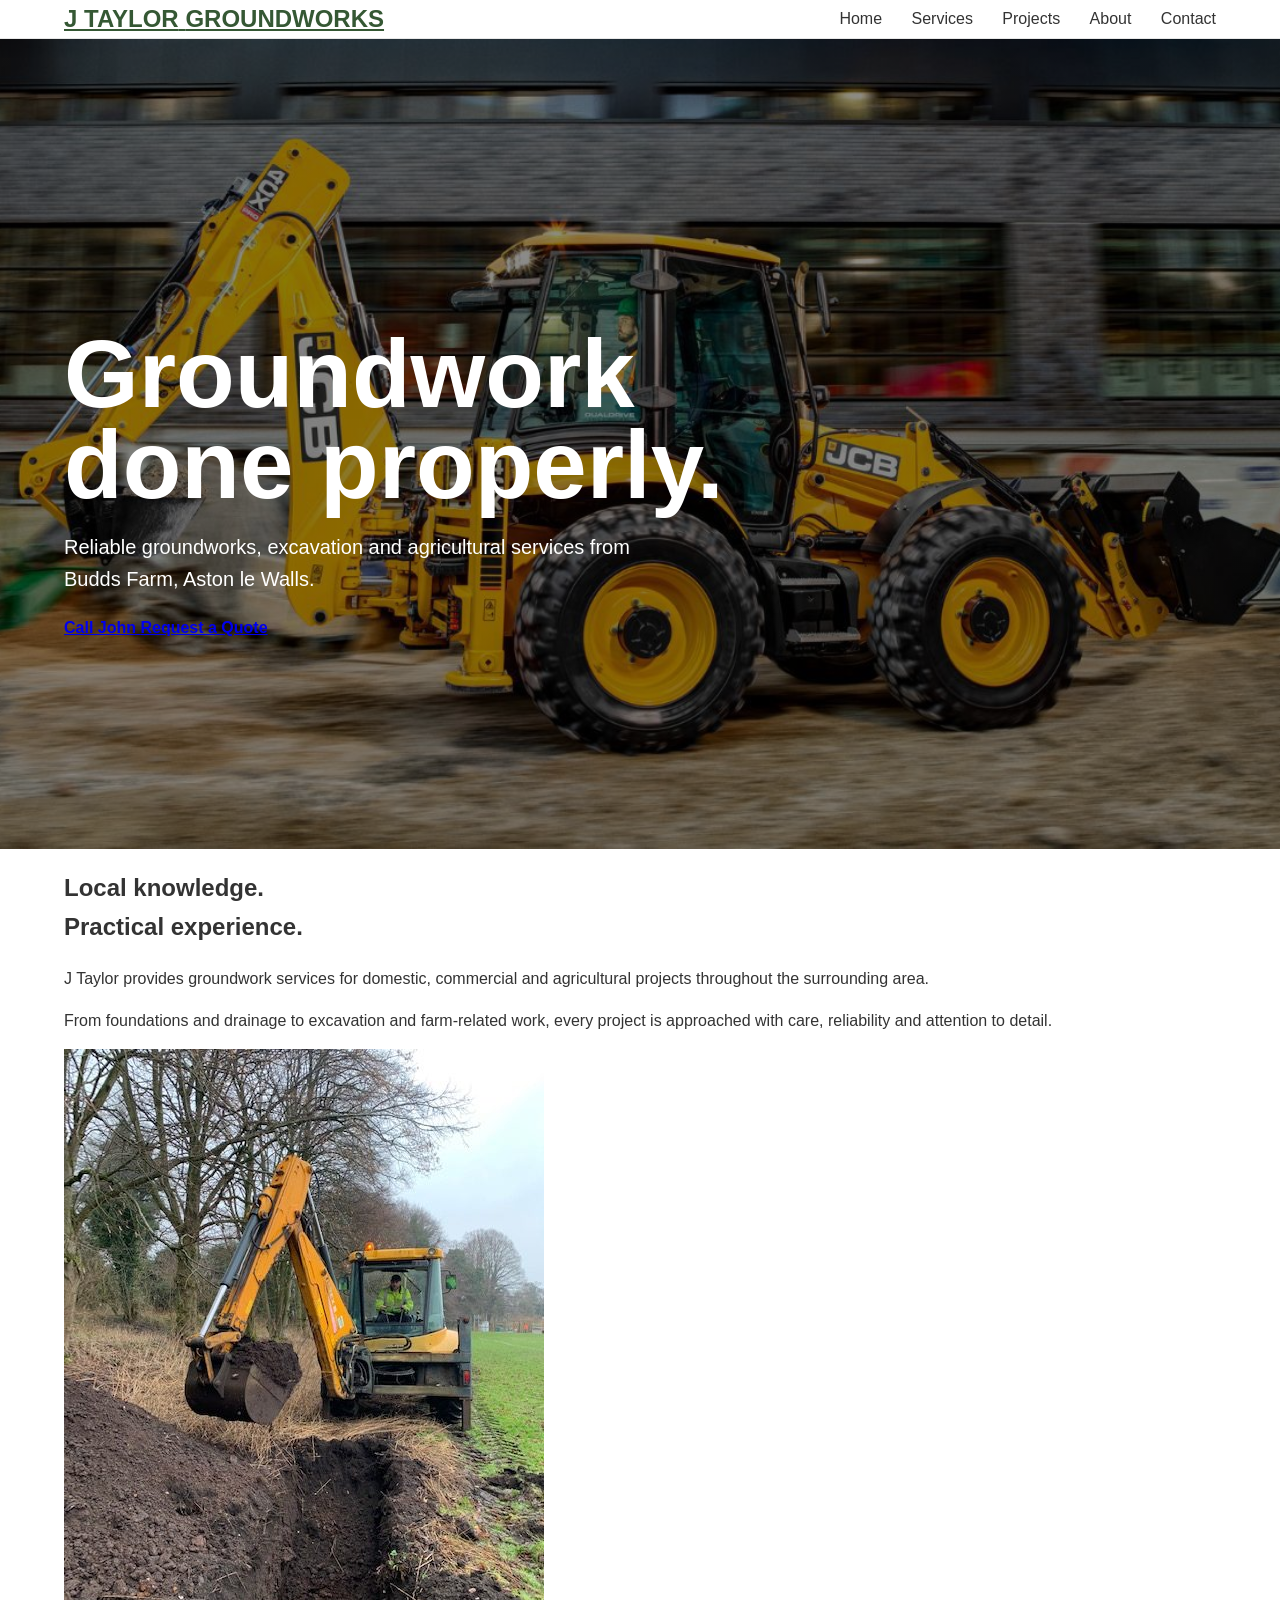
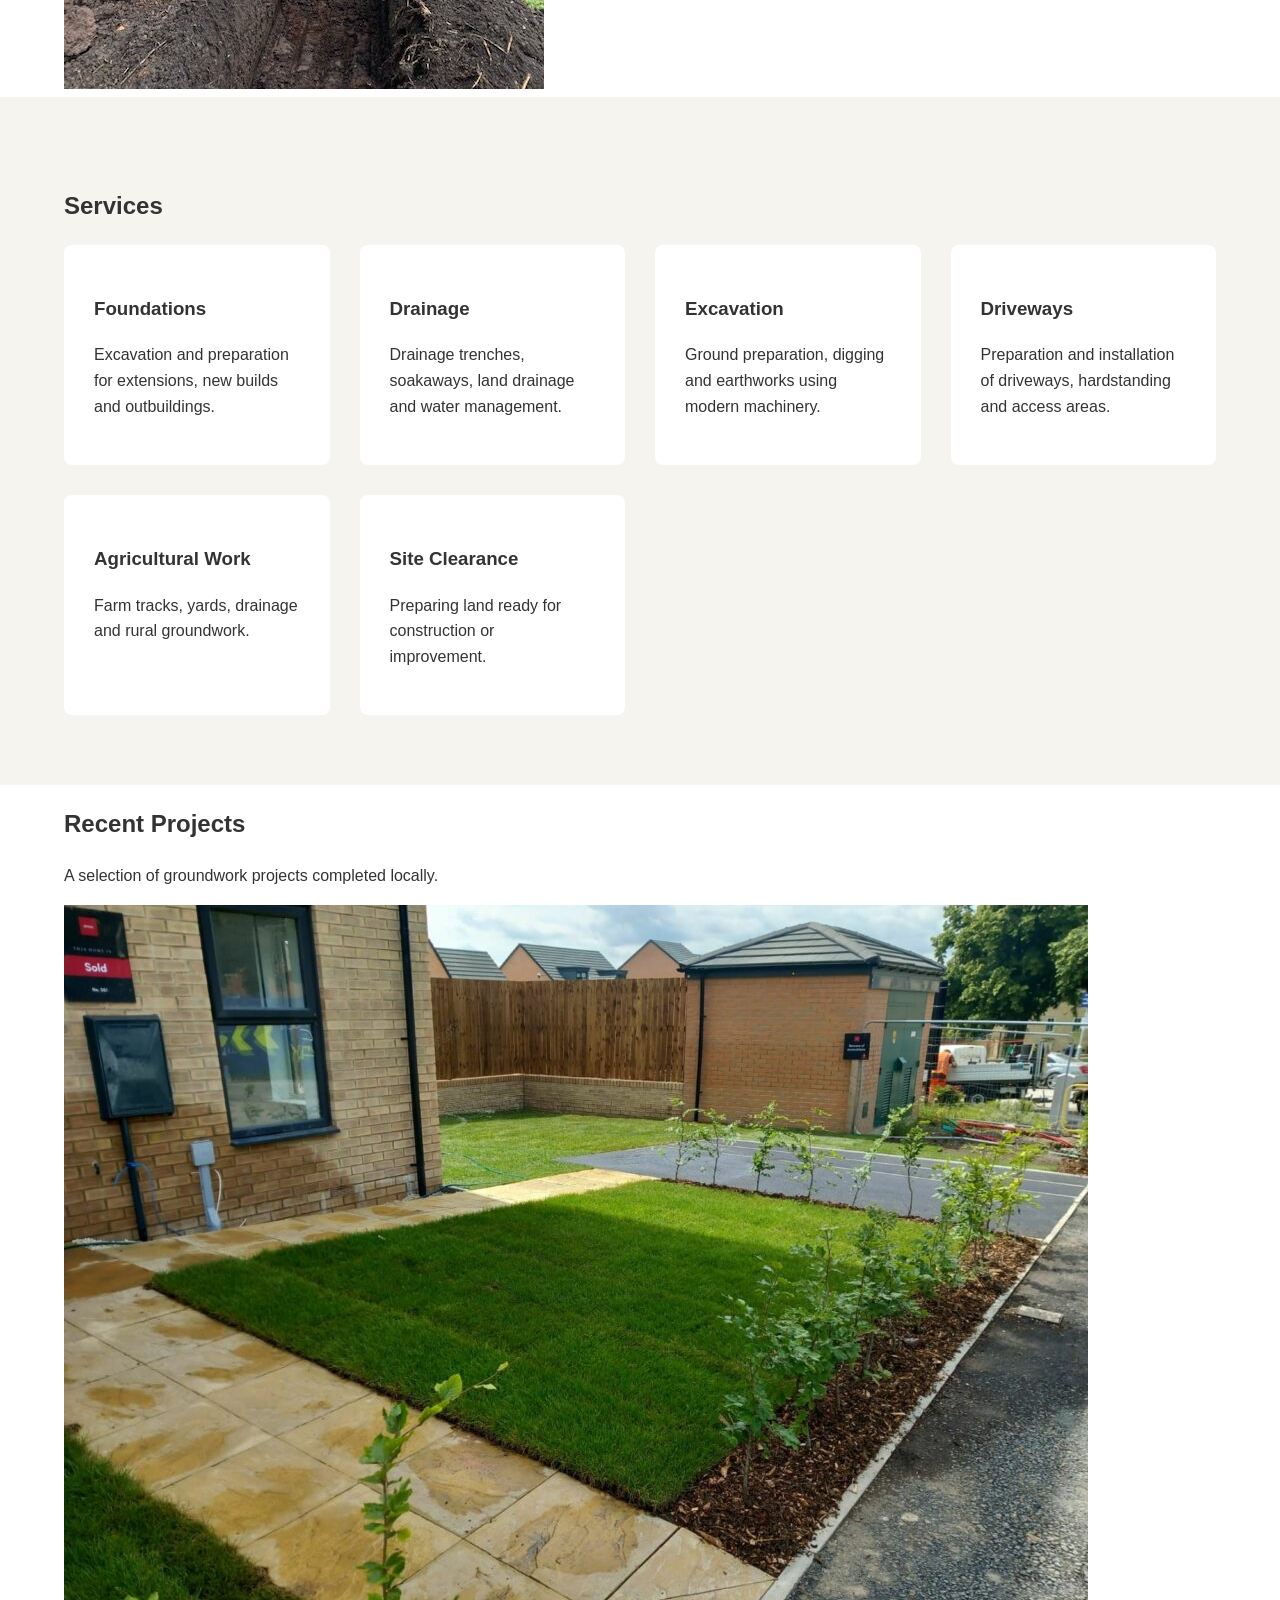
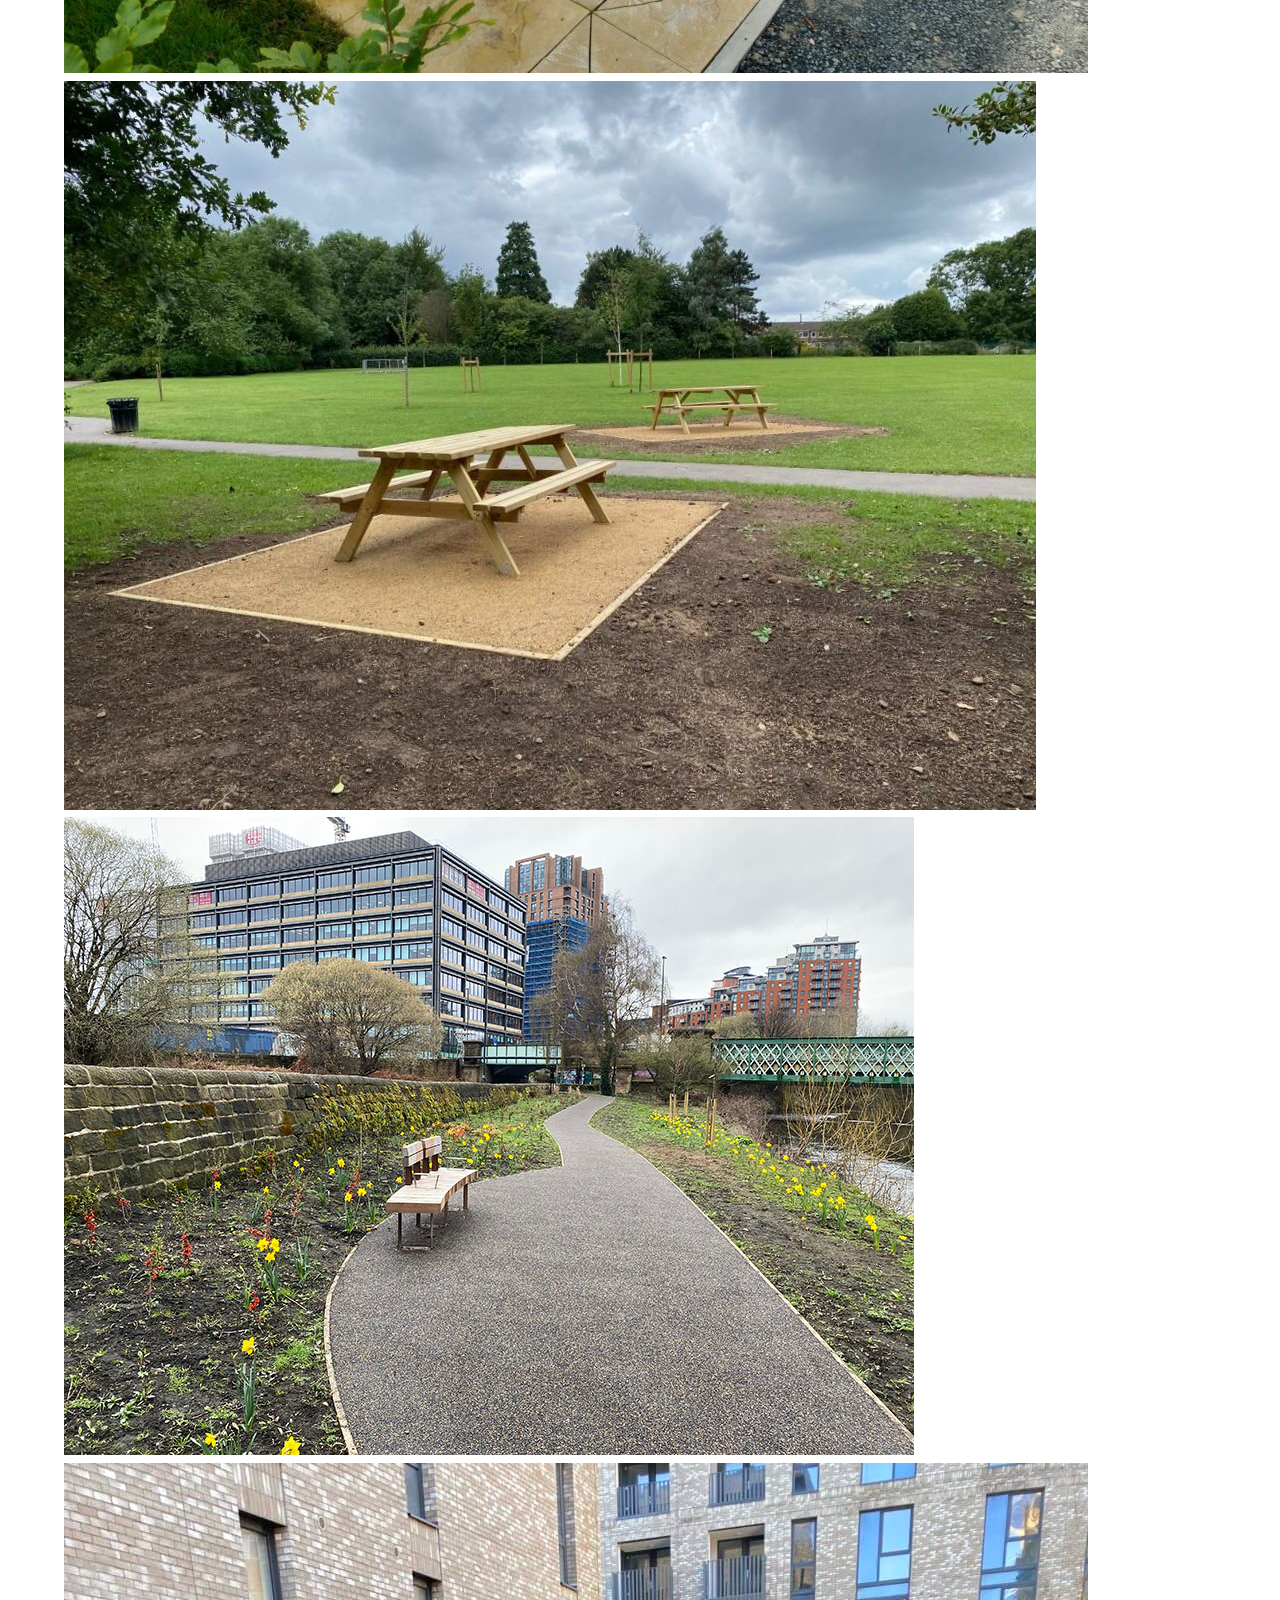
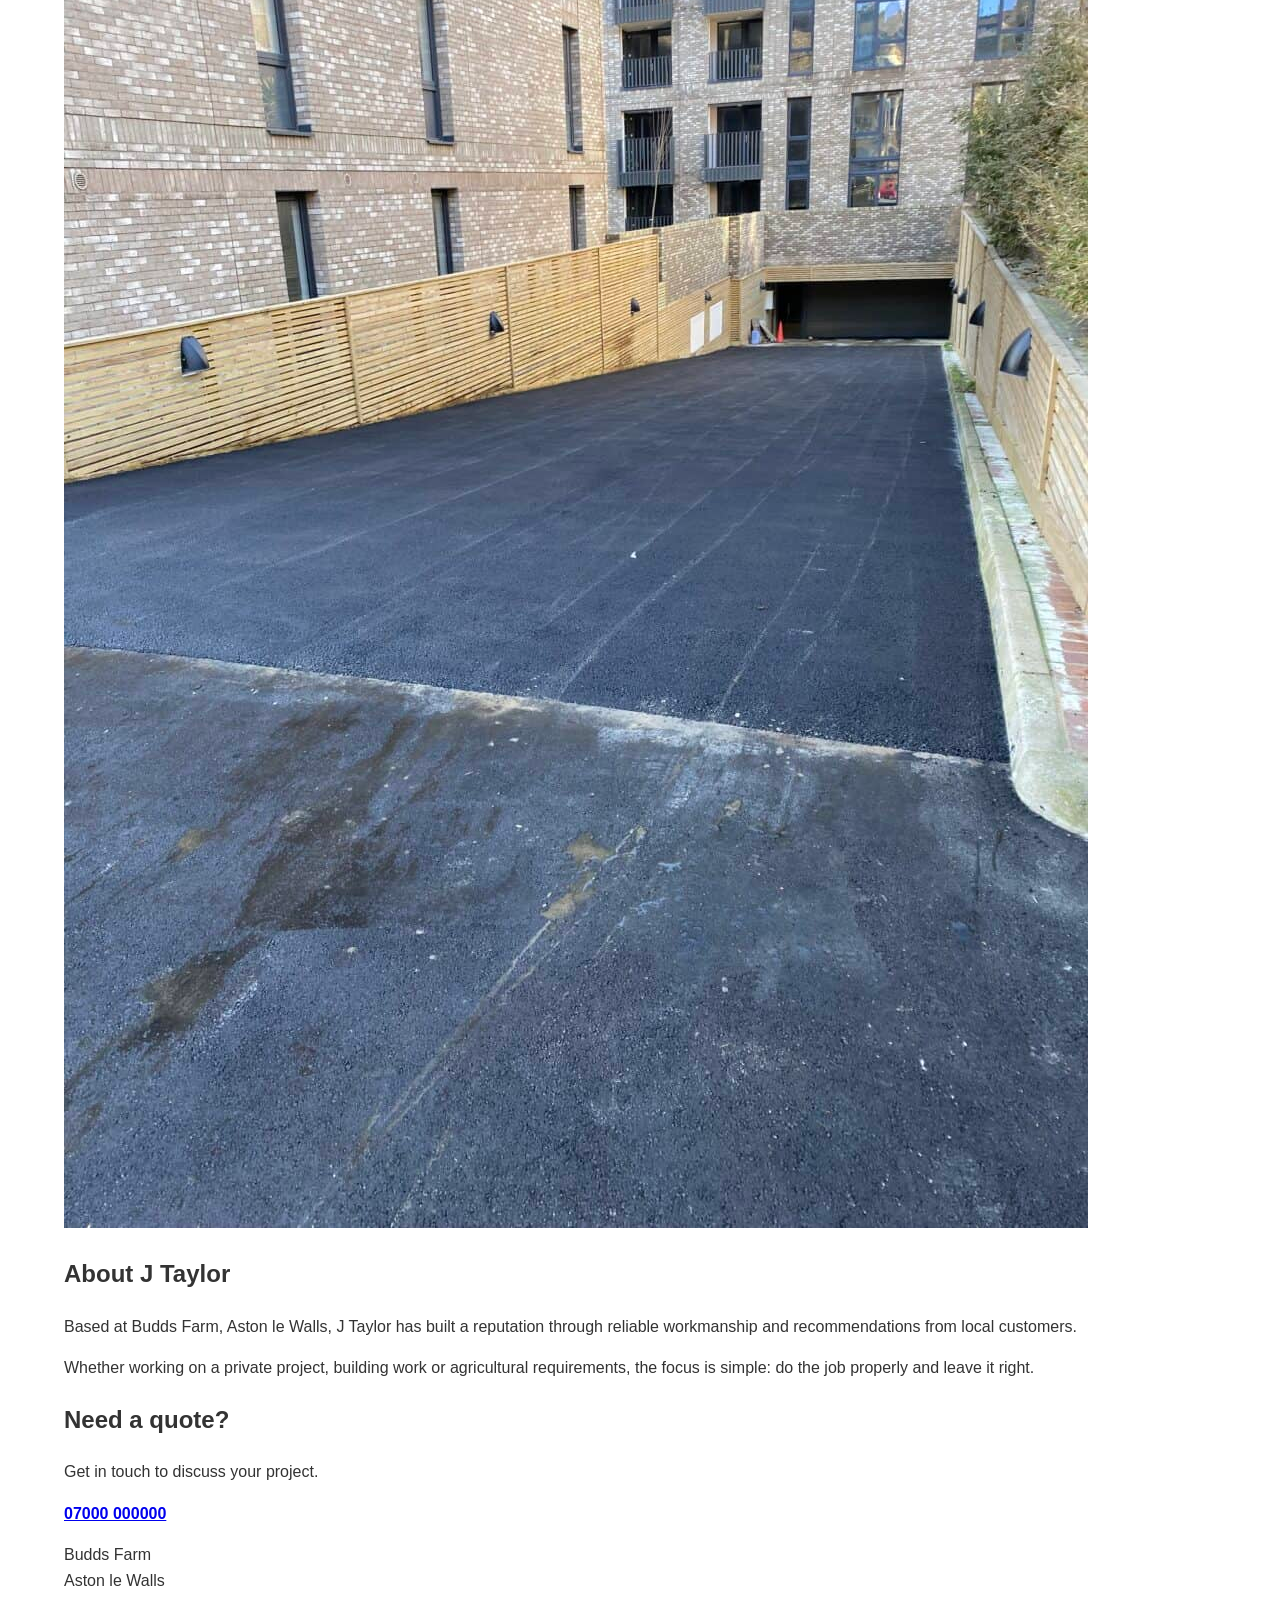
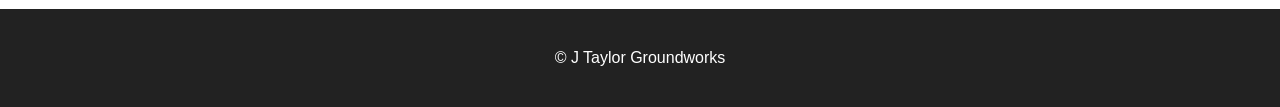
<file: index1.html>
<!DOCTYPE html>
<html lang="en">

<head>

<meta charset="UTF-8">
<meta name="viewport" content="width=device-width, initial-scale=1.0">

<title>J Taylor Groundworks | Aston le Walls</title>

<meta name="description" content="J Taylor Groundworks based at Budds Farm, Aston le Walls. Groundworks, excavation, drainage and agricultural services.">

<link rel="stylesheet" href="css/style1.css">

</head>


<body>


<header>

<div class="container nav">

<a href="#home" class="logo">

<span>J TAYLOR</span>
<strong>GROUNDWORKS</strong>

</a>


<nav>

<a href="#home">Home</a>
<a href="#services">Services</a>
<a href="#gallery">Projects</a>
<a href="#about">About</a>
<a href="#contact">Contact</a>

</nav>

</div>

</header>




<section class="hero" id="home">

<div class="hero-overlay">

<div class="container hero-content">


<h1>
Groundwork<br>
done properly.
</h1>


<p>

Reliable groundworks, excavation and agricultural services
from Budds Farm, Aston le Walls.

</p>


<div class="buttons">

<a href="tel:07000000000" class="button">
Call John
</a>

<a href="#contact" class="button outline">
Request a Quote
</a>

</div>


</div>

</div>

</section>





<section class="welcome">

<div class="container two-column">


<div>

<h2>
Local knowledge.<br>
Practical experience.
</h2>


<p>

J Taylor provides groundwork services for domestic,
commercial and agricultural projects throughout the
surrounding area.

</p>


<p>

From foundations and drainage to excavation and
farm-related work, every project is approached with
care, reliability and attention to detail.

</p>


</div>


<div>

<img src="images/machine.jpg" alt="J Taylor machinery">

</div>


</div>

</section>





<section class="services" id="services">

<div class="container">


<h2>
Services
</h2>


<div class="cards">


<div class="card">

<h3>Foundations</h3>

<p>
Excavation and preparation for extensions,
new builds and outbuildings.
</p>

</div>



<div class="card">

<h3>Drainage</h3>

<p>
Drainage trenches, soakaways, land drainage
and water management.
</p>

</div>



<div class="card">

<h3>Excavation</h3>

<p>
Ground preparation, digging and earthworks
using modern machinery.
</p>

</div>



<div class="card">

<h3>Driveways</h3>

<p>
Preparation and installation of driveways,
hardstanding and access areas.
</p>

</div>



<div class="card">

<h3>Agricultural Work</h3>

<p>
Farm tracks, yards, drainage and rural groundwork.
</p>

</div>



<div class="card">

<h3>Site Clearance</h3>

<p>
Preparing land ready for construction or improvement.
</p>

</div>


</div>


</div>

</section>





<section class="gallery" id="gallery">

<div class="container">


<h2>
Recent Projects
</h2>


<p class="intro-text">

A selection of groundwork projects completed locally.

</p>


<div class="gallery-grid">


<img src="images/job1.jpg" alt="Groundwork project">

<img src="images/job2.jpg" alt="Excavation work">

<img src="images/job3.jpg" alt="Drainage work">

<img src="images/job4.jpg" alt="Completed project">


</div>


</div>

</section>





<section class="about" id="about">

<div class="container">


<h2>
About J Taylor
</h2>


<p>

Based at Budds Farm, Aston le Walls, J Taylor
has built a reputation through reliable workmanship
and recommendations from local customers.

</p>


<p>

Whether working on a private project, building work
or agricultural requirements, the focus is simple:
do the job properly and leave it right.

</p>


</div>

</section>





<section class="contact" id="contact">

<div class="container">


<h2>
Need a quote?
</h2>


<p>
Get in touch to discuss your project.
</p>


<a href="tel:07000000000" class="button">

07000 000000

</a>


<p class="location">

Budds Farm<br>
Aston le Walls

</p>


</div>

</section>




<footer>

<div class="container">

<p>
© J Taylor Groundworks
</p>

</div>

</footer>



</body>

</html>
</file>
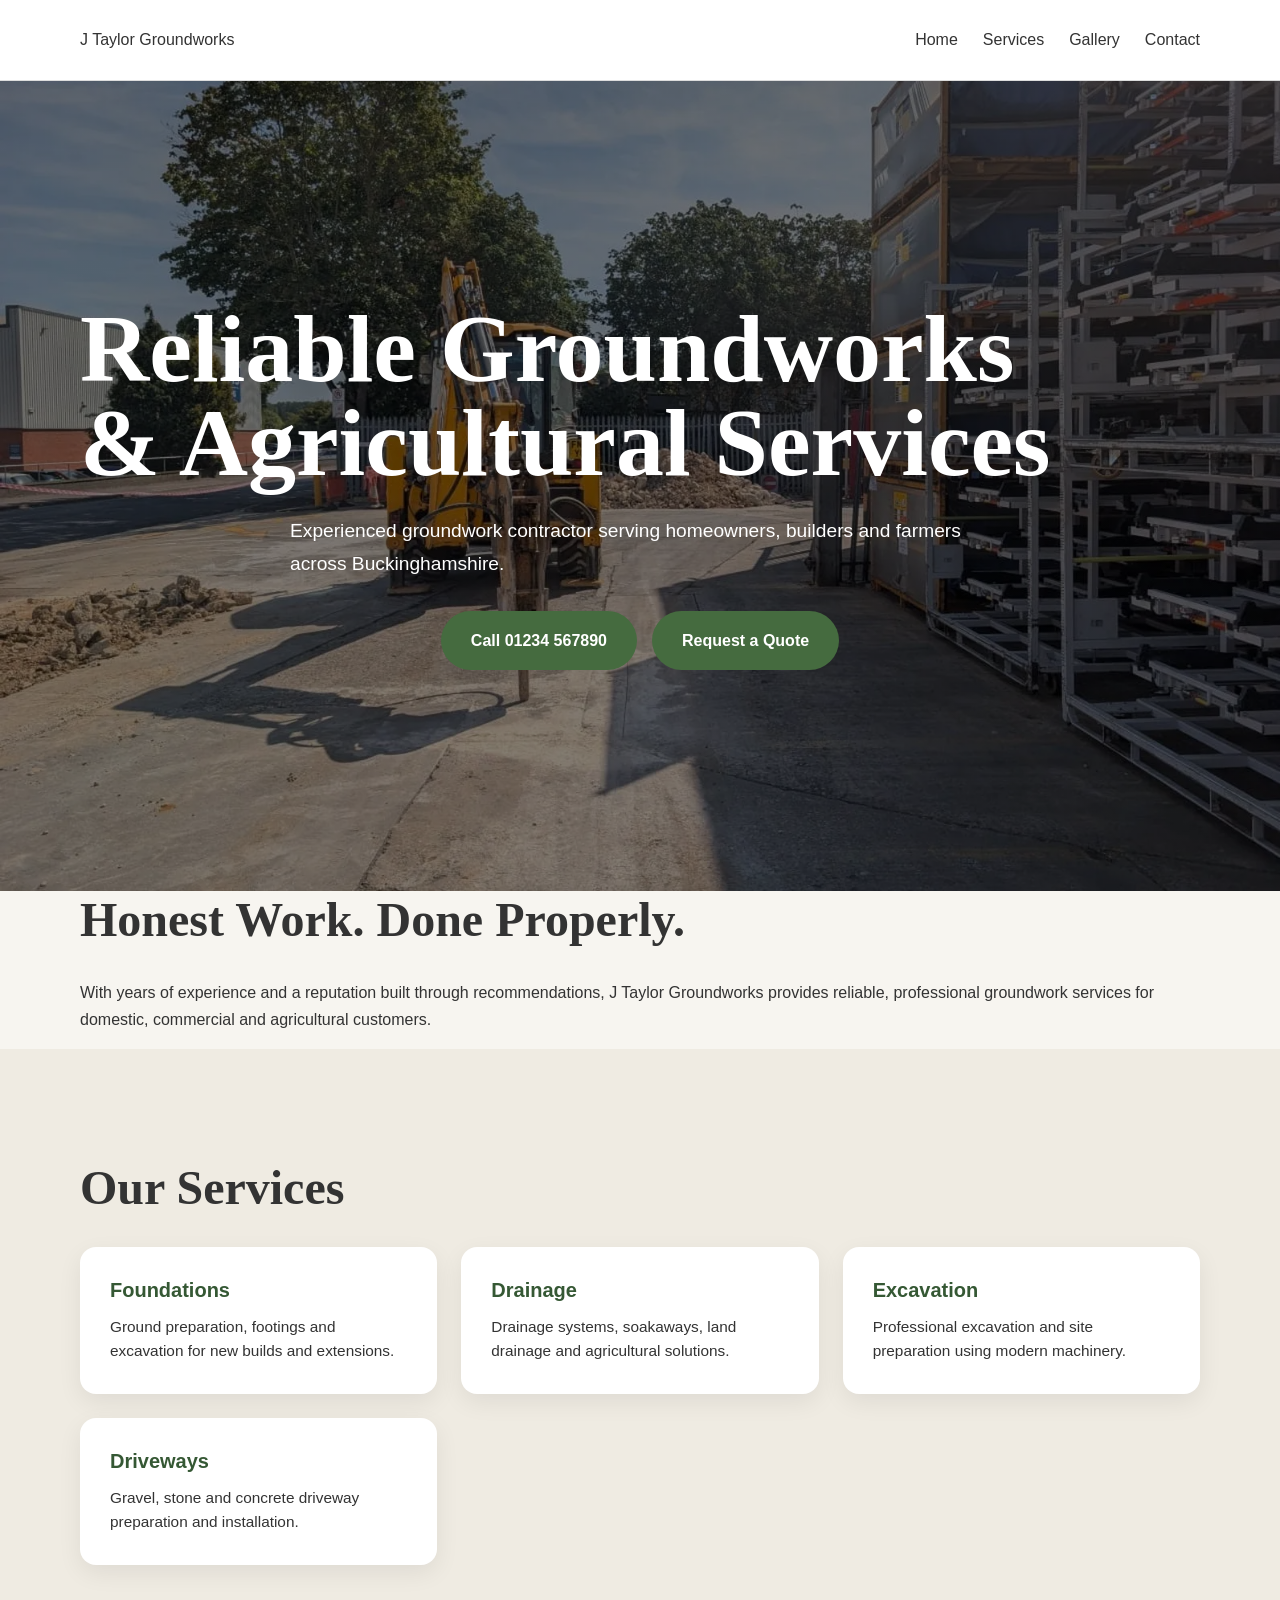
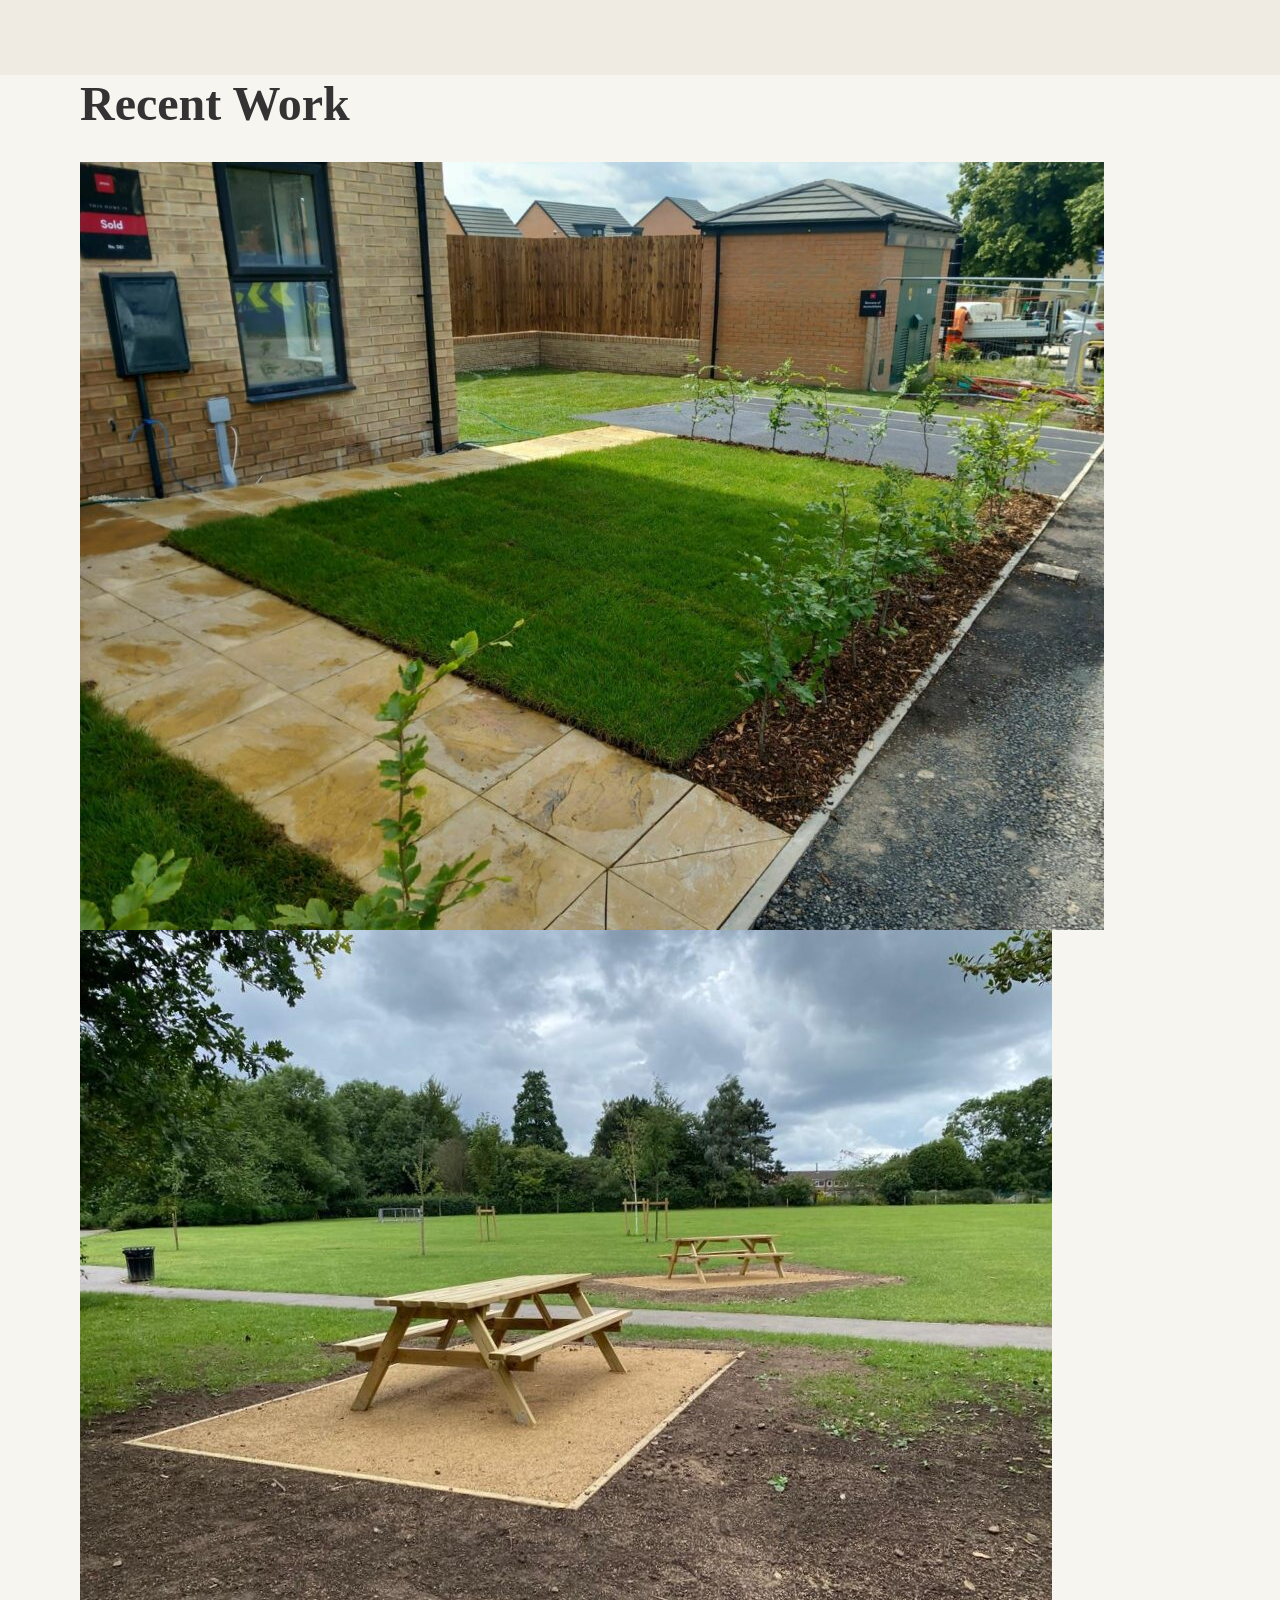
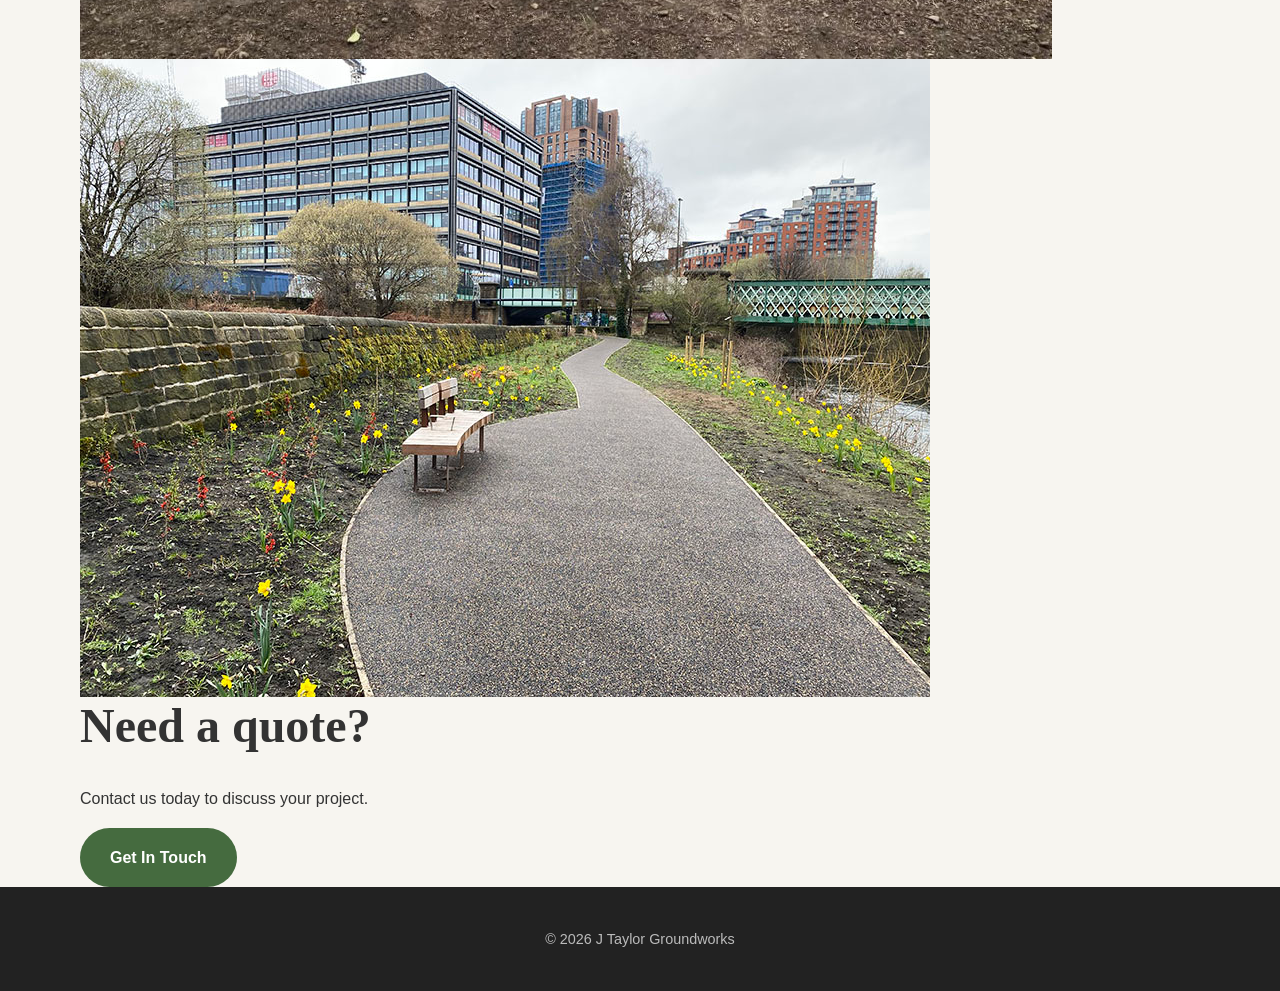
<file: indexold.html>
<!DOCTYPE html>
<html lang="en">
<head>
    <meta charset="UTF-8">
    <meta name="viewport" content="width=device-width, initial-scale=1.0">

    <title>J Taylor Groundworks | Groundworks & Agricultural Services</title>
    <meta name="description" content="Reliable groundworks, drainage, excavation and agricultural services across Buckinghamshire and surrounding areas.">

    <link rel="stylesheet" href="css/style.css">
</head>

<body>

<header class="header">

    <div class="container nav">

        <div class="logo">
            J Taylor Groundworks
        </div>

        <nav>
            <a href="index.html">Home</a>
            <a href="services.html">Services</a>
            <a href="gallery.html">Gallery</a>
            <a href="contact.html">Contact</a>
        </nav>

    </div>

</header>


<section class="hero">

    <div class="hero-overlay">

        <div class="container">

            <h1>
                Reliable Groundworks<br>
                & Agricultural Services
            </h1>

            <p>
                Experienced groundwork contractor serving homeowners,
                builders and farmers across Buckinghamshire.
            </p>

            <div class="buttons">

                <a class="button" href="tel:01234567890">
                    Call 01234 567890
                </a>

                <a class="button secondary" href="contact.html">
                    Request a Quote
                </a>

            </div>

        </div>

    </div>

</section>



<section class="intro container">

    <h2>
        Honest Work. Done Properly.
    </h2>

    <p>
        With years of experience and a reputation built through
        recommendations, J Taylor Groundworks provides reliable,
        professional groundwork services for domestic,
        commercial and agricultural customers.
    </p>

</section>



<section class="services">

<div class="container">

<h2>Our Services</h2>


<div class="cards">


<div class="card">
<h3>Foundations</h3>
<p>
Ground preparation, footings and excavation for new builds and extensions.
</p>
</div>


<div class="card">
<h3>Drainage</h3>
<p>
Drainage systems, soakaways, land drainage and agricultural solutions.
</p>
</div>


<div class="card">
<h3>Excavation</h3>
<p>
Professional excavation and site preparation using modern machinery.
</p>
</div>


<div class="card">
<h3>Driveways</h3>
<p>
Gravel, stone and concrete driveway preparation and installation.
</p>
</div>


</div>

</div>

</section>



<section class="gallery-preview container">

<h2>Recent Work</h2>

<div class="photos">

<img src="images/job1.jpg" alt="Groundworks project">
<img src="images/job2.jpg" alt="Excavation work">
<img src="images/job3.jpg" alt="Completed groundwork">

</div>

</section>



<section class="cta">

<div class="container">

<h2>
Need a quote?
</h2>

<p>
Contact us today to discuss your project.
</p>

<a class="button" href="contact.html">
Get In Touch
</a>

</div>

</section>



<footer>

<div class="container">

<p>
© 2026 J Taylor Groundworks
</p>

</div>

</footer>


<script src="js/script.js"></script>

</body>
</html>
</file>
<file: css/style1.css>
* {
    box-sizing: border-box;
}

header {
    position: sticky;
    top: 0;
    z-index: 1000;
    background: rgba(255,255,255,.96);
    backdrop-filter: blur(8px);
    border-bottom: 1px solid #e8e8e8;
}

html {
    scroll-behavior: smooth;
    scroll-padding-top: 90px;
}

body {
    margin:0;
    font-family: Arial, Helvetica, sans-serif;
    color:#333;
    line-height:1.6;
}


.container {
    width:90%;
    max-width:1200px;
    margin:auto;
}


.header {
    background:#fff;
    padding:20px 0;
}


.nav {
    display:flex;
    justify-content:space-between;
    align-items:center;
}


.logo {
    font-size:24px;
    font-weight:bold;
    color:#355834;
}


nav a {
    text-decoration:none;
    color:#333;
    margin-left:25px;
}


.hero {

    background:
    linear-gradient(
    rgba(0,0,0,.45),
    rgba(0,0,0,.45)
    ),
    url("../images/hero.jpg");

    background-size:cover;
    background-position:center;

    min-height:90vh;

}


.hero-overlay {

    color:white;
    display:flex;
    align-items:center;
    min-height:90vh;

}


.hero h1{

    font-size:clamp(3.5rem,8vw,6rem);

    line-height:.95;

    margin-bottom:20px;

}


.hero p {

    font-size:20px;
    max-width:600px;

}


.button{

    border-radius:50px;
    transition:.25s;
    font-weight:bold;

}

.button:hover{

    transform:translateY(-3px);

}


.secondary {

    background:white;
    color:#333;

}


.intro {

    padding:70px 0;
    text-align:center;

}


.intro p {

    max-width:700px;
    margin:auto;

}


.services {

    background:#f5f4ef;
    padding:70px 0;

}


.cards {

    display:grid;
    grid-template-columns:
    repeat(auto-fit,minmax(250px,1fr));

    gap:30px;

}


.card {

    background:white;
    padding:30px;
    border-radius:8px;

}


.photos {

    display:grid;

    grid-template-columns:
    repeat(auto-fit,minmax(250px,1fr));

    gap:20px;

}


.photos img {

    width:100%;
    height:250px;
    object-fit:cover;
    border-radius:8px;

}


.gallery-preview {

    padding:70px 0;

}


.cta {

    background:#355834;
    color:white;
    text-align:center;
    padding:60px 0;

}


footer {

    background:#222;
    color:white;
    padding:20px 0;
    text-align:center;

}


@media(max-width:700px) {

.nav {

    flex-direction:column;

}

nav {

    margin-top:20px;

}

}
</file>
<file: css/style.css>
/* =========================================================
   J TAYLOR GROUNDWORKS
   Complete stylesheet
   ========================================================= */


/* ---------------------------------------------------------
   RESET
   --------------------------------------------------------- */

* {
    box-sizing: border-box;
}

html {
    scroll-behavior: smooth;
    scroll-padding-top: 90px;
}

body {
    margin: 0;
    font-family: "Inter", Arial, Helvetica, sans-serif;
    color: #333;
    background: #f7f5f0;
    line-height: 1.7;
}

img {
    display: block;
    max-width: 100%;
}

a {
    color: inherit;
}


/* ---------------------------------------------------------
   TYPOGRAPHY
   --------------------------------------------------------- */

h1,
h2,
h3 {
    margin-top: 0;
}

h1,
h2 {
    font-family: "Libre Baskerville", Georgia, serif;
}

h2 {
    font-size: clamp(2rem, 4vw, 3rem);
    line-height: 1.2;
    margin-bottom: 30px;
}

h3 {
    font-size: 1.25rem;
    line-height: 1.3;
    margin-bottom: 12px;
}


/* ---------------------------------------------------------
   LAYOUT
   --------------------------------------------------------- */

.container {
    width: min(1120px, 92%);
    margin: 0 auto;
}


/* ---------------------------------------------------------
   HEADER / NAVIGATION
   --------------------------------------------------------- */

header {
    position: sticky;
    top: 0;
    z-index: 1000;

    background: rgba(255, 255, 255, 0.96);
    backdrop-filter: blur(8px);

    border-bottom: 1px solid #ddd;
}

.nav {
    min-height: 80px;

    display: flex;
    justify-content: space-between;
    align-items: center;
}


/* Logo */

.logo {
    text-decoration: none;
    color: #333;

    line-height: 1.1;

    flex-shrink: 0;
}

.logo span {
    display: block;

    font-size: 0.72rem;
    font-weight: 700;

    letter-spacing: 0.2em;
}

.logo strong {
    display: block;

    font-family: "Libre Baskerville", Georgia, serif;
    font-size: 1.55rem;
}


/* Navigation */

nav {
    display: flex;
    align-items: center;
    flex-wrap: wrap;
    justify-content: flex-end;

    gap: 0 25px;
}

nav a {
    position: relative;

    text-decoration: none;
    color: #333;

    padding: 8px 0;

    white-space: nowrap;
}

nav a::after {
    content: "";

    position: absolute;
    left: 0;
    bottom: 0;

    width: 100%;
    height: 2px;

    background: #456b3f;

    transform: scaleX(0);
    transform-origin: center;

    transition: transform 0.25s ease;
}

nav a:hover::after {
    transform: scaleX(1);
}


/* ---------------------------------------------------------
   HERO
   --------------------------------------------------------- */

.hero {
    min-height: 90vh;

    background:
        linear-gradient(
            rgba(0, 0, 0, 0.55),
            rgba(0, 0, 0, 0.48)
        ),
        url("../images/hero.webp") center center / cover no-repeat;
}

.hero-overlay {
    min-height: 90vh;

    display: flex;
    align-items: center;

    color: white;
}

.hero-content {
    text-align: center;

    padding-top: 40px;
    padding-bottom: 40px;
}

.hero h1 {
    margin-bottom: 25px;

    font-family: "Libre Baskerville", Georgia, serif;

    font-size: clamp(3.2rem, 8vw, 6rem);
    line-height: 0.98;

    color: white;
}

.hero p {
    max-width: 700px;

    margin: 0 auto 30px;

    font-size: clamp(1rem, 2vw, 1.2rem);
}


/* ---------------------------------------------------------
   BUTTONS
   --------------------------------------------------------- */

.buttons,
.contact-buttons {
    display: flex;
    justify-content: center;
    align-items: center;
    flex-wrap: wrap;

    gap: 15px;
}

.button {
    display: inline-block;

    padding: 14px 28px;

    border-radius: 50px;

    background: #456b3f;
    color: white;

    text-decoration: none;
    font-weight: 700;

    border: 2px solid transparent;

    transition:
        transform 0.25s ease,
        background-color 0.25s ease,
        color 0.25s ease,
        border-color 0.25s ease;
}

.button:hover {
    background: #355834;
    color: white;

    transform: translateY(-3px);
}


/* Transparent button in hero */

.button.outline {
    background: transparent;

    color: white;

    border-color: rgba(255, 255, 255, 0.8);
}

.button.outline:hover {
    background: rgba(255, 255, 255, 0.15);

    color: white;

    border-color: white;
}


/* White button in contact section */

.contact .button {
    background: white;
    color: #355834;
}

.contact .button:hover {
    background: #f2f2f2;
    color: #355834;
}


/* ---------------------------------------------------------
   WELCOME / INTRO
   --------------------------------------------------------- */

.welcome {
    padding: 110px 0;
    background: #f7f5f0;
}

.two-column {
    display: grid;

    grid-template-columns: 1fr 1fr;

    gap: 70px;

    align-items: center;
}

.two-column p {
    max-width: 650px;
}

.two-column img {
    width: 100%;

    border-radius: 16px;
}


/* ---------------------------------------------------------
   SERVICES
   --------------------------------------------------------- */

.services {
    padding: 110px 0;

    background: #efebe2;
}

.cards {
    display: grid;

    grid-template-columns:
        repeat(3, minmax(0, 1fr));

    gap: 24px;
}

.card {
    background: white;

    padding: 30px;

    border-radius: 16px;

    box-shadow:
        0 8px 24px rgba(0, 0, 0, 0.07);

    transition:
        transform 0.25s ease,
        box-shadow 0.25s ease;
}

.card:hover {
    transform: translateY(-5px);

    box-shadow:
        0 15px 35px rgba(0, 0, 0, 0.11);
}

.card h3 {
    color: #355834;
}

.card p {
    margin: 0;

    font-size: 0.96rem;

    line-height: 1.6;
}


/* ---------------------------------------------------------
   GALLERY
   --------------------------------------------------------- */

.gallery {
    padding: 110px 0;

    background: #f7f5f0;
}

.gallery-grid {
    display: grid;

    grid-template-columns: 2fr 1fr 1fr;

    grid-template-rows: 220px 220px;

    gap: 20px;
}

.gallery-grid img {
    width: 100%;
    height: 100%;

    object-fit: cover;

    border-radius: 16px;

    cursor: zoom-in;

    transition:
        transform 0.25s ease,
        box-shadow 0.25s ease;
}

.gallery-grid img:hover {
    transform: translateY(-4px);

    box-shadow:
        0 15px 35px rgba(0, 0, 0, 0.18);
}


/*
    Featured first image.
*/

.gallery-grid img:first-child {
    grid-row: span 2;
}


/*
    Six-image layout:

    1 | 2 | 3
    1 | 4 | 5
      6 across bottom
*/

.gallery-grid img:nth-child(6) {
    grid-column: 1 / -1;
    grid-row: 3;

    height: 220px;
}


/* ---------------------------------------------------------
   ABOUT
   --------------------------------------------------------- */

.about {
    padding: 110px 0;

    background: #efebe2;
}

.about p {
    max-width: 780px;

    font-size: 1.05rem;
}


/* ---------------------------------------------------------
   CONTACT
   --------------------------------------------------------- */

.contact {
    padding: 90px 0;

    background: #405b43;

    color: white;

    text-align: center;
}

.contact h2 {
    color: white;

    margin-bottom: 15px;
}

.contact p {
    color: white;
}

.contact-buttons {
    margin: 35px 0;
}

.location {
    margin-top: 35px;

    opacity: 0.9;
}


/* ---------------------------------------------------------
   FOOTER
   --------------------------------------------------------- */

footer {
    padding: 25px 0;

    background: #222;

    color: #bbb;

    text-align: center;

    font-size: 0.9rem;
}


/* ---------------------------------------------------------
   LIGHTBOX
   --------------------------------------------------------- */

.lightbox {
    position: fixed;

    inset: 0;

    z-index: 9999;

    display: flex;

    align-items: center;
    justify-content: center;

    padding: 30px;

    background: rgba(0, 0, 0, 0.92);

    opacity: 0;
    visibility: hidden;

    transition:
        opacity 0.3s ease,
        visibility 0.3s ease;
}

.lightbox.show {
    opacity: 1;
    visibility: visible;
}

.lightbox-image {
    max-width: 90vw;
    max-height: 88vh;

    width: auto;
    height: auto;

    border-radius: 12px;

    object-fit: contain;

    box-shadow:
        0 20px 60px rgba(0, 0, 0, 0.5);
}


/* Close button */

.lightbox-close {
    position: absolute;

    top: 15px;
    right: 25px;

    z-index: 2;

    width: 50px;
    height: 50px;

    display: flex;

    align-items: center;
    justify-content: center;

    color: white;

    font-size: 42px;
    line-height: 1;

    cursor: pointer;

    user-select: none;

    transition:
        opacity 0.2s ease,
        transform 0.2s ease;
}

.lightbox-close:hover {
    opacity: 0.7;

    transform: scale(1.1);
}


/* Previous / next */

.lightbox-prev,
.lightbox-next {
    position: absolute;

    top: 50%;

    transform: translateY(-50%);

    z-index: 2;

    width: 60px;
    height: 60px;

    border: 0;
    border-radius: 50%;

    background: rgba(255, 255, 255, 0.15);

    color: white;

    font-size: 30px;

    cursor: pointer;

    transition:
        background 0.2s ease,
        transform 0.2s ease;
}

.lightbox-prev {
    left: 30px;
}

.lightbox-next {
    right: 30px;
}

.lightbox-prev:hover,
.lightbox-next:hover {
    background: rgba(255, 255, 255, 0.3);
}


/* ---------------------------------------------------------
   TABLET
   --------------------------------------------------------- */

@media (max-width: 900px) {

    .nav {
        gap: 20px;
    }

    nav {
        gap: 0 18px;
    }

    .cards {
        grid-template-columns:
            repeat(2, minmax(0, 1fr));
    }

    .two-column {
        gap: 45px;
    }

}


/* ---------------------------------------------------------
   MOBILE
   --------------------------------------------------------- */

@media (max-width: 700px) {

    html {
        scroll-padding-top: 125px;
    }


    /* Header */

    header {
        position: sticky;
    }

    .nav {
        min-height: auto;

        padding: 16px 0 14px;

        display: flex;

        flex-direction: column;

        justify-content: center;

        gap: 12px;
    }

    .logo {
        text-align: center;
    }

    .logo strong {
        font-size: 1.35rem;
    }

    nav {
        width: 100%;

        display: flex;

        justify-content: center;

        flex-wrap: wrap;

        gap: 3px 18px;
    }

    nav a {
        font-size: 0.88rem;

        padding: 4px 0;
    }


    /* Hero */

    .hero,
    .hero-overlay {
        min-height: 75vh;
    }

    .hero-content {
        padding: 50px 0;
    }

    .hero h1 {
        font-size: clamp(2.8rem, 13vw, 4.2rem);
    }

    .hero p {
        font-size: 1rem;

        max-width: 520px;
    }


    /* Buttons */

    .button {
        padding: 13px 24px;
    }


    /* Sections */

    section {
        padding: 75px 0;
    }

    .welcome,
    .services,
    .gallery,
    .about {
        padding: 75px 0;
    }


    /* Welcome */

    .two-column {
        display: block;
    }

    .two-column img {
        margin-top: 35px;
    }


    /* Services */

    .cards {
        grid-template-columns: 1fr;

        gap: 18px;
    }

    .card {
        padding: 24px;
    }

    .card p {
        font-size: 0.94rem;
    }


    /* Gallery */

    .gallery-grid {
        grid-template-columns: 1fr;

        grid-template-rows: none;

        gap: 15px;
    }

    .gallery-grid img,
    .gallery-grid img:first-child,
    .gallery-grid img:nth-child(6) {
        grid-column: auto;
        grid-row: auto;

        height: 260px;
    }


    /* Contact */

    .contact {
        padding: 75px 0;
    }

    .contact-buttons {
        flex-direction: column;

        gap: 12px;
    }

    .contact-buttons .button {
        width: 100%;
        max-width: 300px;
    }


    /* Lightbox */

    .lightbox {
        padding: 15px;
    }

    .lightbox-image {
        max-width: 94vw;
        max-height: 80vh;

        border-radius: 8px;
    }

    .lightbox-close {
        top: 8px;
        right: 10px;

        font-size: 38px;
    }

    .lightbox-prev,
    .lightbox-next {
        width: 46px;
        height: 46px;

        font-size: 24px;
    }

    .lightbox-prev {
        left: 10px;
    }

    .lightbox-next {
        right: 10px;
    }

}


/* ---------------------------------------------------------
   VERY SMALL PHONES
   --------------------------------------------------------- */

@media (max-width: 400px) {

    nav {
        gap: 2px 13px;
    }

    nav a {
        font-size: 0.82rem;
    }

    .hero h1 {
        font-size: 2.7rem;
    }

    .hero p {
        font-size: 0.95rem;
    }

    .button {
        width: 100%;

        max-width: 280px;

        text-align: center;
    }

}

/* ---------------------------------------------------------
   REVIEWS
   --------------------------------------------------------- */

.reviews {
    padding: 100px 0;
    background: #f7f5f0;
}

.reviews h2 {
    text-align: center;
    margin-bottom: 50px;
}

.reviews-grid {
    display: grid;
    grid-template-columns: repeat(3, minmax(0, 1fr));
    gap: 24px;
}

.review {
    background: #ffffff;
    border: 1px solid #e5dfd4;
    border-radius: 16px;
    padding: 30px;

    box-shadow:
        0 8px 24px rgba(0, 0, 0, 0.07);
}

.stars {
    color: #d49a28;
    letter-spacing: 0.12em;
    font-size: 1.1rem;
    margin-bottom: 18px;
}

.review p {
    margin: 0 0 22px;
    color: #4f4f4f;
    font-size: 0.97rem;
    line-height: 1.7;
}

.review cite {
    display: block;
    font-style: normal;
    font-weight: 700;
    color: #355834;
}

.reviews-link {
    text-align: center;
    margin-top: 38px;
}

.reviews-link a {
    color: #355834;
    font-weight: 700;
    text-decoration: none;
    border-bottom: 1px solid #355834;
    padding-bottom: 3px;
}

.reviews-link a:hover {
    opacity: 0.75;
}


/* ---------------------------------------------------------
   REVIEWS - MOBILE
   --------------------------------------------------------- */

@media (max-width: 900px) {

    .reviews-grid {
        grid-template-columns: 1fr;
    }

}
</file>
